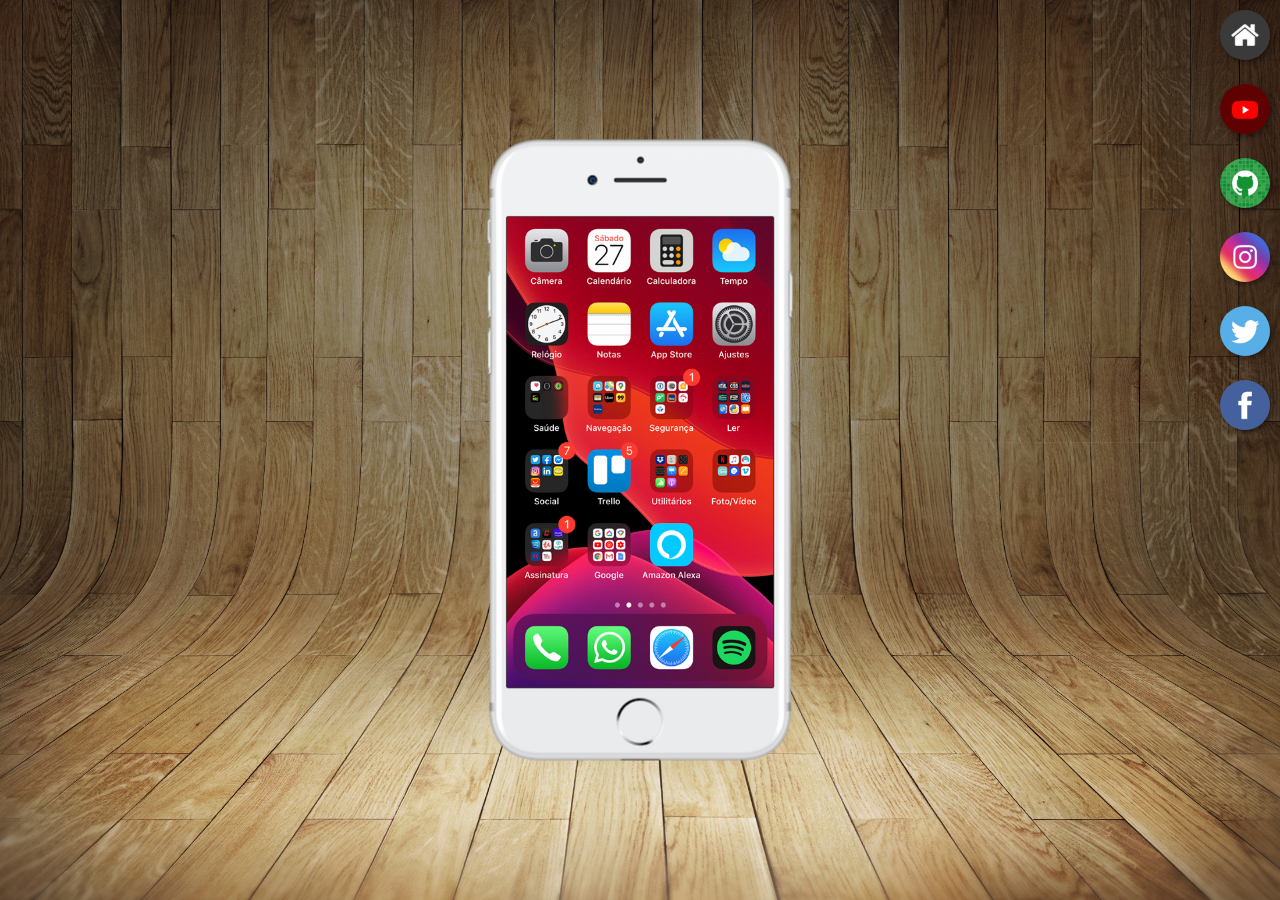
<file: index.html>
<!DOCTYPE html>
<html lang="pt-br">
<head>
    <meta charset="UTF-8">
    <meta name="viewport" content="width=device-width, initial-scale=1.0">
    <title>Minas redes sociais</title>
    <link rel="shortcut icon" href="favicon-redes.ico" type="image/x-icon">
    <link rel="stylesheet" href="estilos/stile.css">
</head>
<body>
    <header>

    </header>
    <main>
        <section id="telefone">
            <iframe src="home.html" name="tela" id="tela" frameborder="0">Seu navegador não é compativel com o <iframe src="" frameborder="0"></iframe></iframe>
        </section>
        <section id="redes-sociais">
            <a href="home.html" target="tela"> <img src="imagens/logo-home.jpg" alt="home"> </a><br>
            <a href="youtube.html" target="tela"> <img src="imagens/logo-youtube.jpg" alt="youtube"> </a> <br>
            <a href="github.html" target="tela"> <img src="imagens/logo-github.jpg" alt="github"> </a> <br>
            <a href="instagram.html" target="tela"> <img src="imagens/logo-instagram.jpg" alt="istagram"> </a> <br>
            <a href="#" target="tela"> <img src="imagens/logo-twitter.jpg" alt="twiter"> </a> <br>
            <a href="#" target="tela"> <img src="imagens/logo-facebook.jpg" alt="faceboock"> </a> <br>
        </section>
    </main>
</body>
</html>
</file>
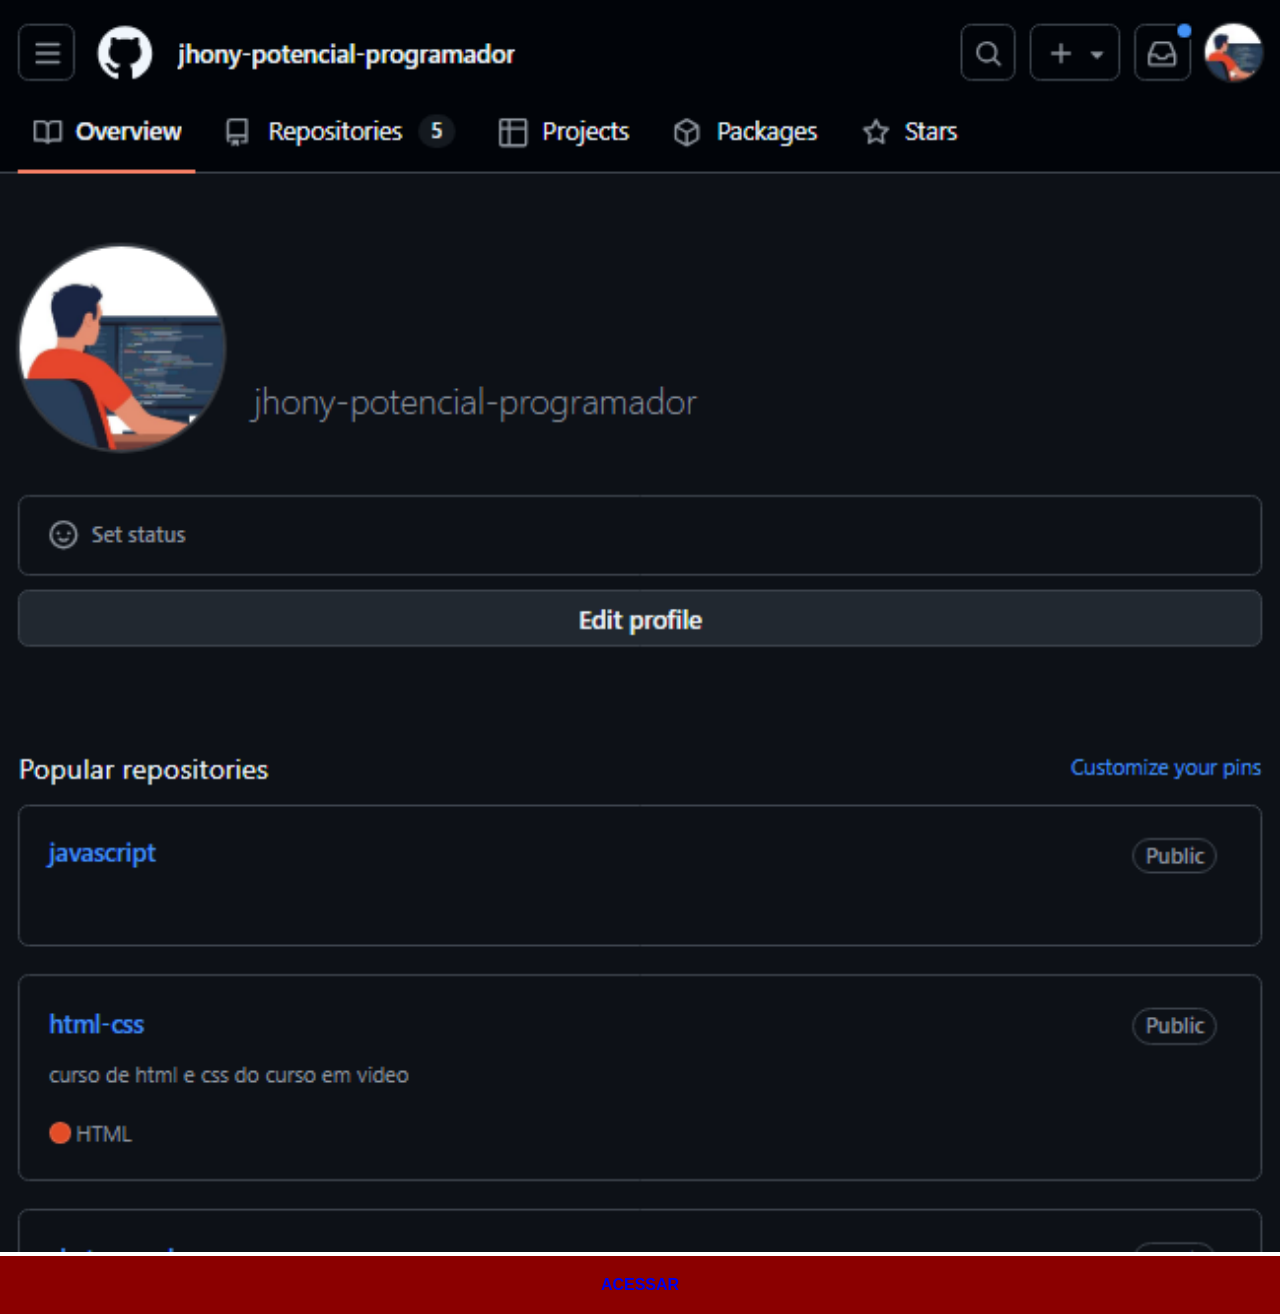
<file: github.html>
<!DOCTYPE html>
<html lang="pt-br">
<head>
    <meta charset="UTF-8">
    <meta name="viewport" content="width=device-width, initial-scale=1.0">
    <title>tela do github</title>
    <link rel="stylesheet" href="estilos/social.css">
</head>
<body>
    <img src="imagens/tela-github.png" alt="">
    <a href="https://github.com/jhony-potencial-programador">ACESSAR</a>
</body>
</html>
</file>
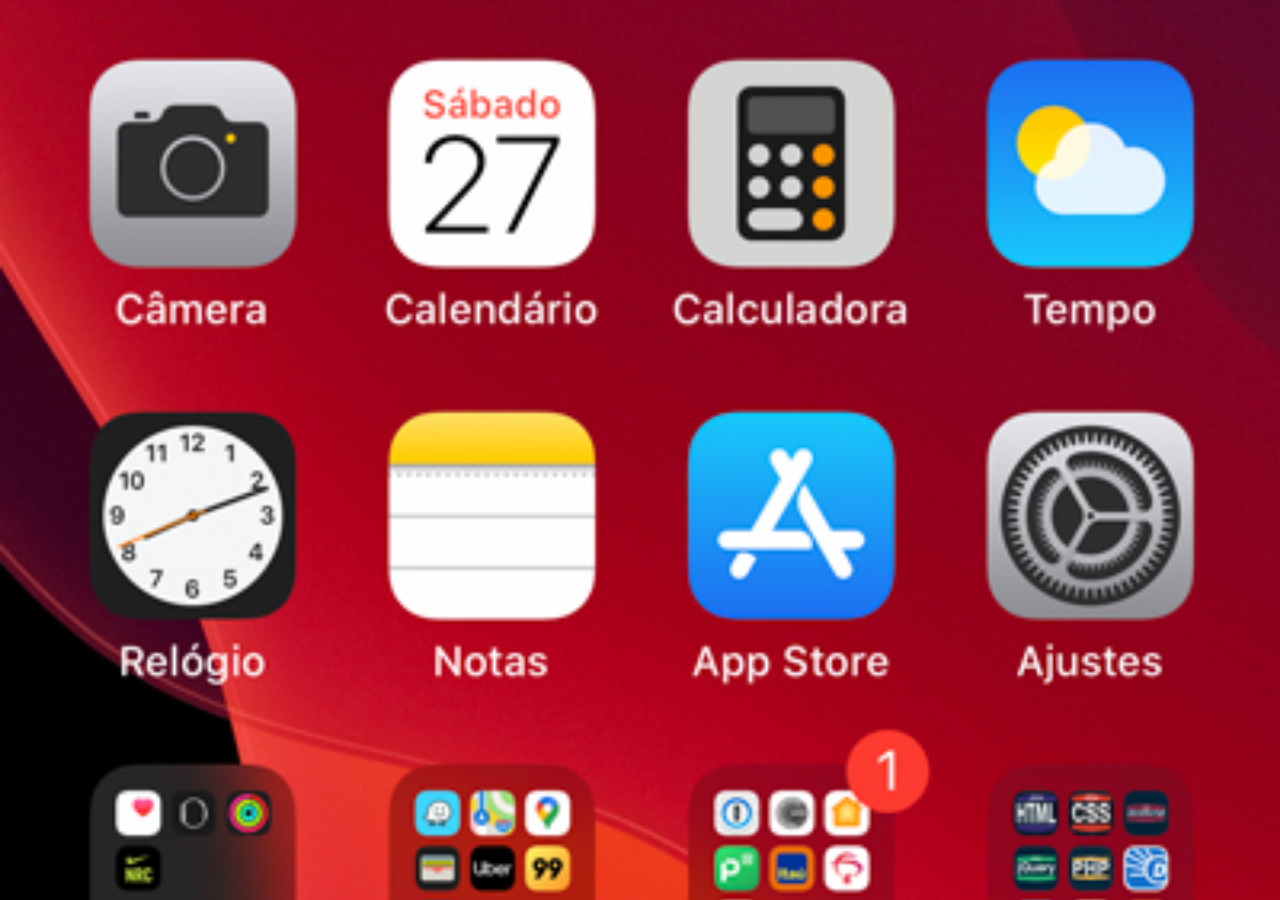
<file: home.html>
<!DOCTYPE html>
<html lang="pt-br">
<head>
    <meta charset="UTF-8">
    <meta name="viewport" content="width=device-width, initial-scale=1.0">
    <title>Home</title>
    <style>
        *{
            margin: 0px;
            padding: 0px;
        }
        body{
            width: 100vw;
            height: 100vh;
            background-color: black;
            background-image: url('imagens/tela-home.jpg');
            background-repeat: no-repeat;
            background-position: top center;
            background-size: cover;
        }
    </style>
</head>
<body>
    
</body>
</html>
</file>
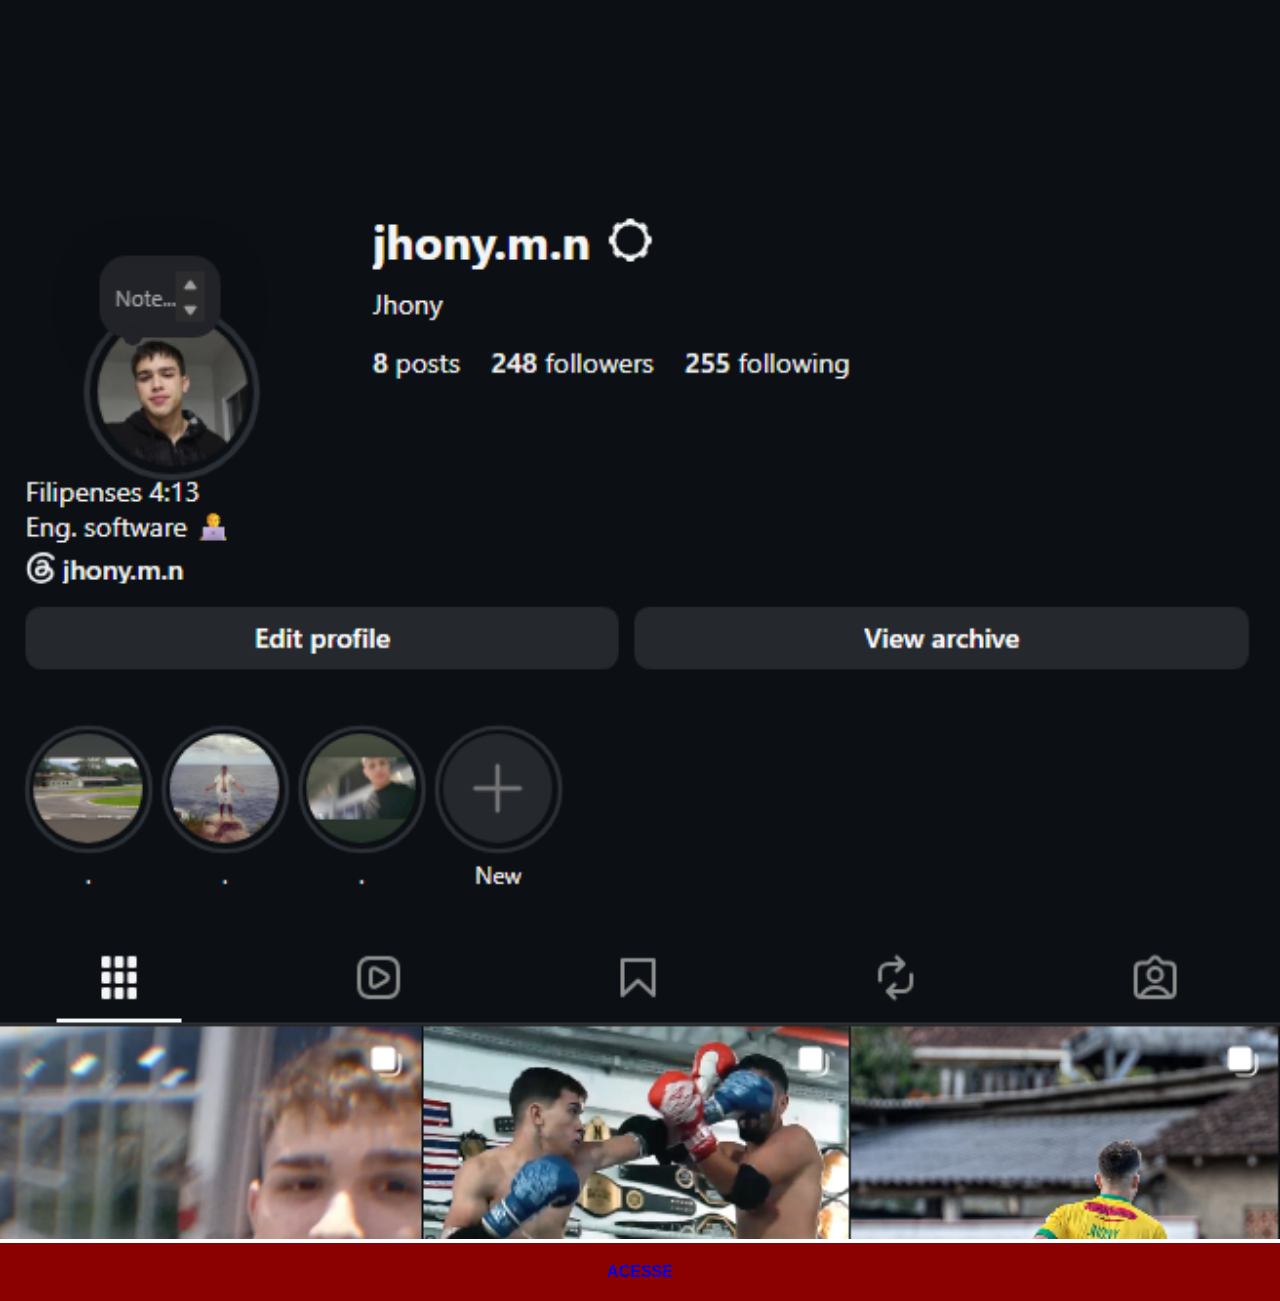
<file: instagram.html>
<!DOCTYPE html>
<html lang="pt-br">
<head>
    <meta charset="UTF-8">
    <meta name="viewport" content="width=device-width, initial-scale=1.0">
    <title>tela instagram</title>
    <link rel="stylesheet" href="estilos/social.css">
</head>
<body>
    <img src="imagens/tela-instagram.png" alt="">
    <a href="https://www.instagram.com/jhony.m.n/">ACESSE</a>
</body>
</html>
</file>
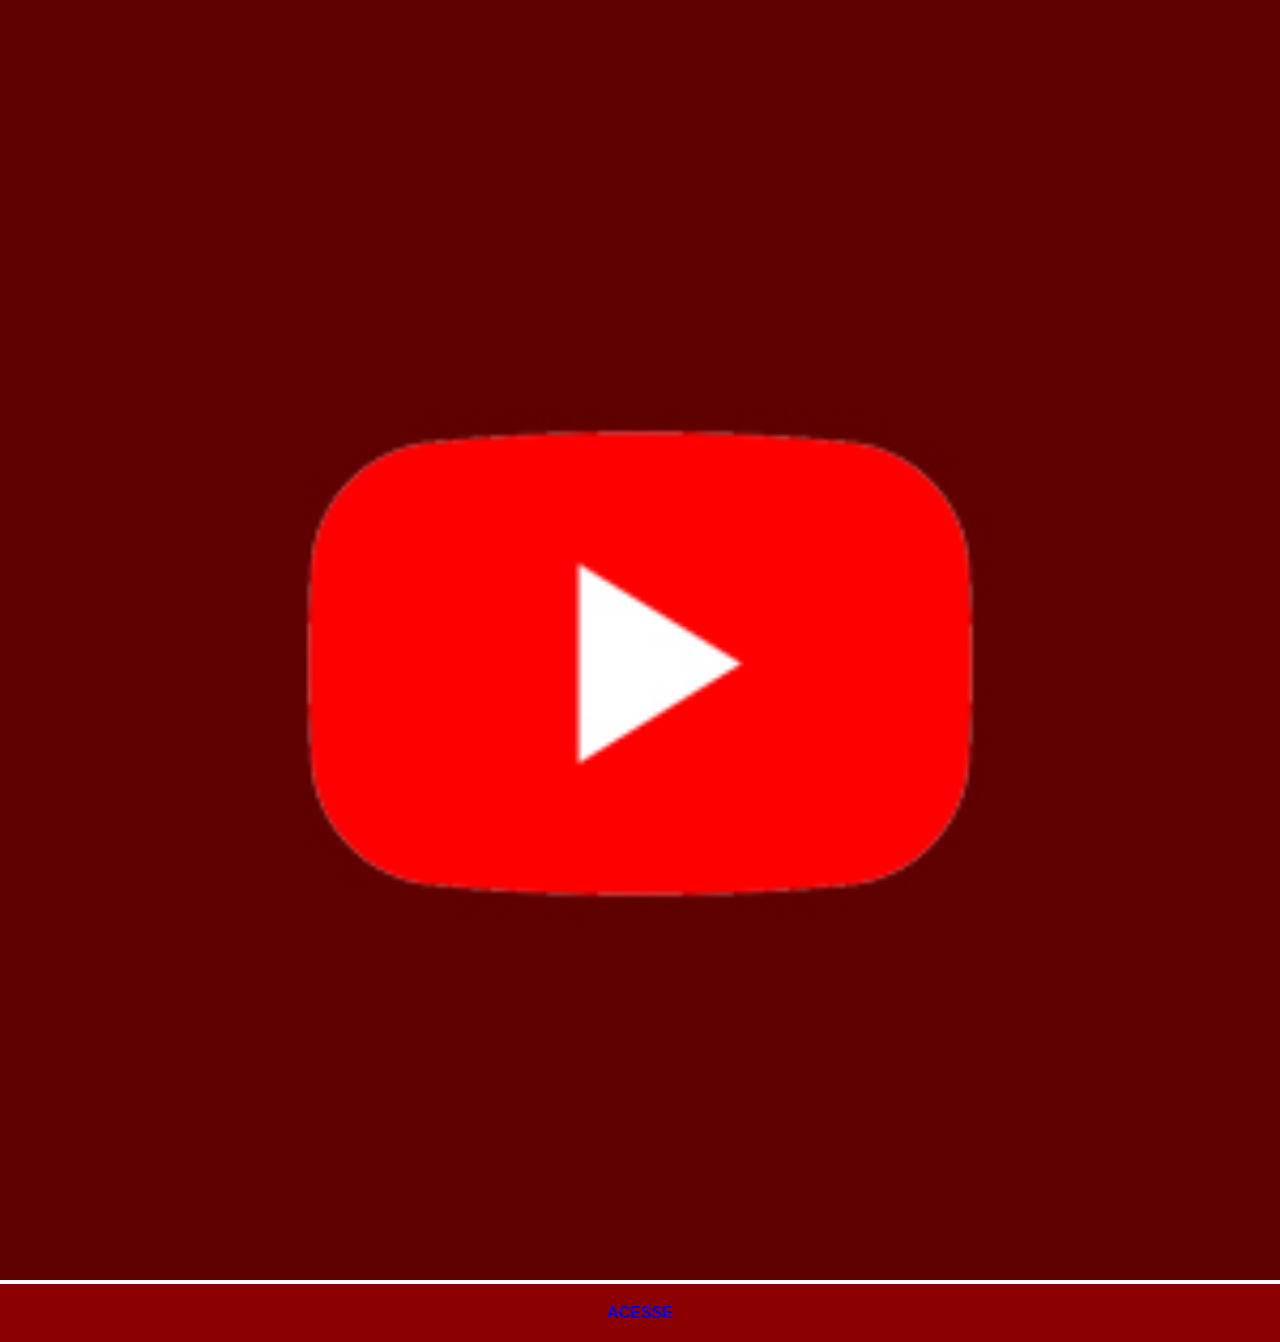
<file: youtube.html>
<!DOCTYPE html>
<html lang="en">
<head>
    <meta charset="UTF-8">
    <meta name="viewport" content="width=device-width, initial-scale=1.0">
    <title>Document</title>
    <link rel="stylesheet" href="estilos/social.css">
</head>
<body>
    <img src="imagens/logo-youtube.jpg" alt="">
    <a href="https://www.youtube.com/@kkkdasNeves" target="_blank">ACESSE</a>
</body>
</html>
</file>
<file: estilos/stile.css>
@charset "utf8";

*{
    margin: 0px;
    padding: 0px;
    font-family: Arial, Helvetica, sans-serif;
}

html, body{
    height: 100vh;
    width: 100vw;
    background-color: black;
}

body{
    background: url(../imagens/fundo-madeira.jpg) no-repeat top center;
    background-size: cover;
    background-attachment: fixed;
}

main{
    position: relative;
    height: 100vh;}

section#telefone{
    position: absolute;
    top: 50%;
    left: 50%;
    transform: translate(-50%, -50%);
    background-repeat: no-repeat ;

    height: 627px;
    width: 311px;
    background: url(../imagens/frame-iphone.png) ;

}

iframe#tela{
    width: 267px;
    height: 471px;
    position: relative;
    top: 80px;
    left: 22px;
    transform: translate(0%, 0%);
    
}

section#redes-sociais {
    text-align: right;
}

section#redes-sociais img{
    width: 50px;
    margin: 10px;
    border-radius: 50%;
    box-shadow: 2px 3px 5px rgba(0, 0, 0, 0.4);
    box-sizing:border-box;
}

section#redes-sociais img:hover{
    border: 2px solid rgba(255, 255, 255, 0.6);
    transform: translate(-3px, -3px);
    box-shadow: 5px 5px 10px rgba(0, 0, 0, 0.5);
    transition: transform 0.5s, border 1s;
}
</file>
<file: estilos/social.css>
@charset "utf8";

*{
    margin: 0px;
    padding: 0px;
    font-family: Arial, Helvetica, sans-serif;
    box-sizing: border-box;
}

::-webkit-scrollbal{
    width: 0;
    height: 0;
}
img{
    width: 100vw;
}

a{
    display: block;
    background-color: darkred;
    text-align: center;
    padding: 20px;
    font-weight: bolder;
    text-decoration: none;
    transition: border 0.5s;
}

a:hover{
    border-color:  1px solid rgba(255, 255, 255, 0.233);
}
</file>
